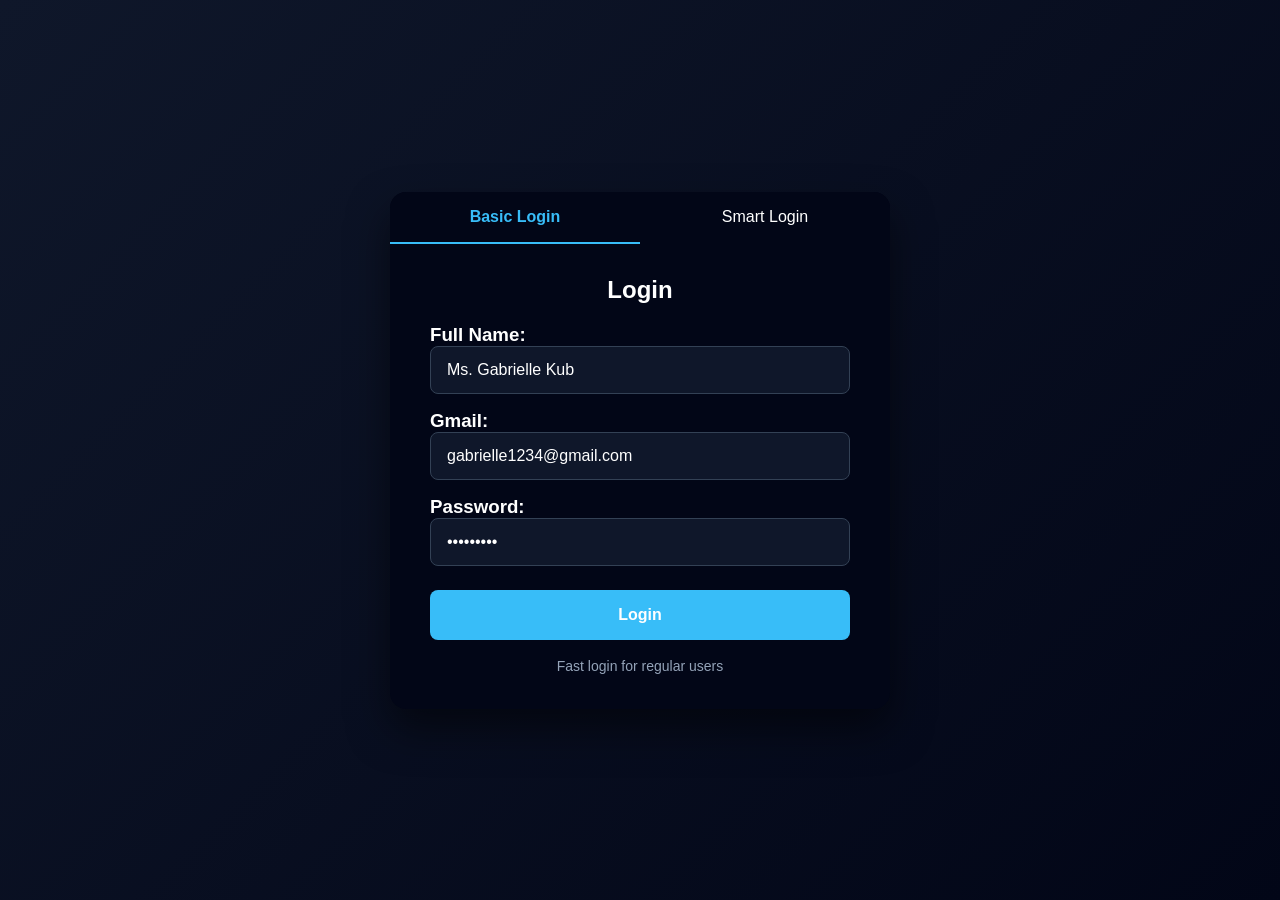
<file: index.html>
<!DOCTYPE html>
<html lang="en">
<head>
  <meta charset="UTF-8" />
  <meta name="viewport" content="width=device-width, initial-scale=1.0" />
  <title>Login | Stylomind</title>
  <link rel="stylesheet" href="login.css">
</head>
<body>

  <div class="container">
    <div class="tabs">
      <div class="tab active" onclick="showForm('basic')" role="button" tabindex="0" onkeypress="if(event.key === 'Enter') showForm('basic')">Basic Login</div>
      <div class="tab" onclick="showForm('profile')" role="button" tabindex="0" onkeypress="if(event.key === 'Enter') showForm('profile')">Smart Login</div>
    </div>

    <!-- BASIC LOGIN -->
    <div id="basic" class="form active">
      <h2>Login</h2>
      <h3>Full Name:</h3>
      <input type="text" placeholder="Full Name" required value="Ms. Gabrielle Kub"/>
      <h3>Gmail:</h3>
      <input type="email" placeholder="Gmail" required value="gabrielle1234@gmail.com"/>
      <h3>Password:</h3>
      <input type="password" placeholder="Password" required value="123456789"/>
      <a href="./others/index.html"><button> Login</button></a>
      <p class="note">Fast login for regular users</p>
    </div>

    <!-- PROFILE / BODY INFO LOGIN -->
    <div id="profile" class="form">
      <h2>Smart Profile Setup</h2>
      <h3>Full Name:</h3>
      <input type="text" placeholder="Full Name" required value="Ms. Gabrielle Kub"/>
      <h3>Gmail:</h3>
      <input type="email" placeholder="Gmail" required value="gabrielle1234@gmail.com"/>
      <h3>Password:</h3>
      <input type="password" placeholder="Password" required value="123456789"/>
      <h3>Gender:</h3>
      <select required>
        <option value="">Select Gender</option>
        <option>Male</option>
        <option>Female</option>
        <option>Other</option>
      </select>
      <h3>Height (cm):</h3>
      <input type="number" placeholder="Height (cm)" min="50" max="250" value="160"/>
      <h3>Weight (kg):</h3>
      <input type="number" placeholder="Weight (kg)" min="20" max="200" value="52"/>
      <h3>Chest Size (inch):</h3>
      <input type="number" placeholder="Chest Size (inch)" min="20" max="60" value="32"/>
      <h3>Waist Size (inch):</h3>
      <input type="number" placeholder="Waist Size (inch)" min="20" max="60" value="35"/>
      <h3>Hip Size (inch):</h3>
      <input type="number" placeholder="Hip Size (inch)" min="20" max="60" value="30"/>

      <input type="file" accept="image/*"/>

      <a href="./others/index.html"><button>Create Profile & Login</button></a>
      <p class="note">Photo is optional. Used for virtual fitting & AI recommendations.</p>
    </div>
  </div>
  <script src="login.js"></script>
</body>
</html>
</file>
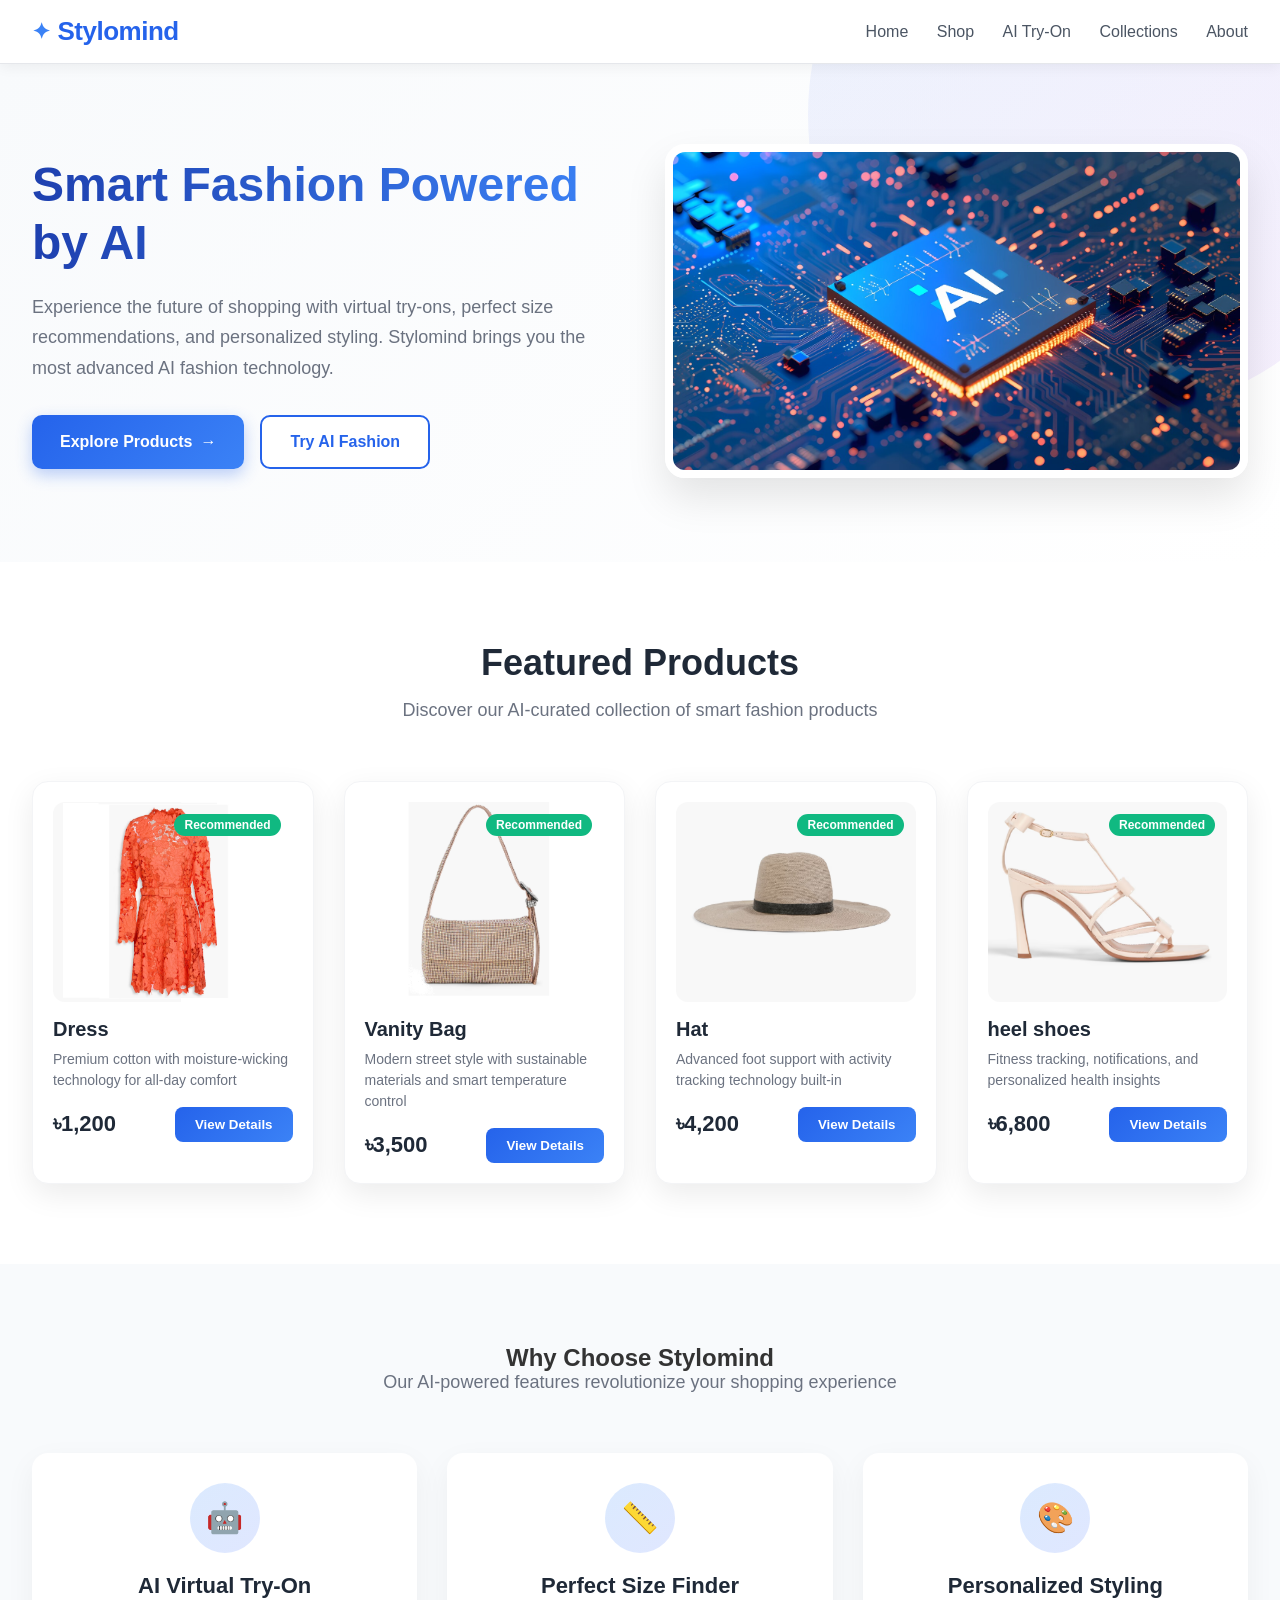
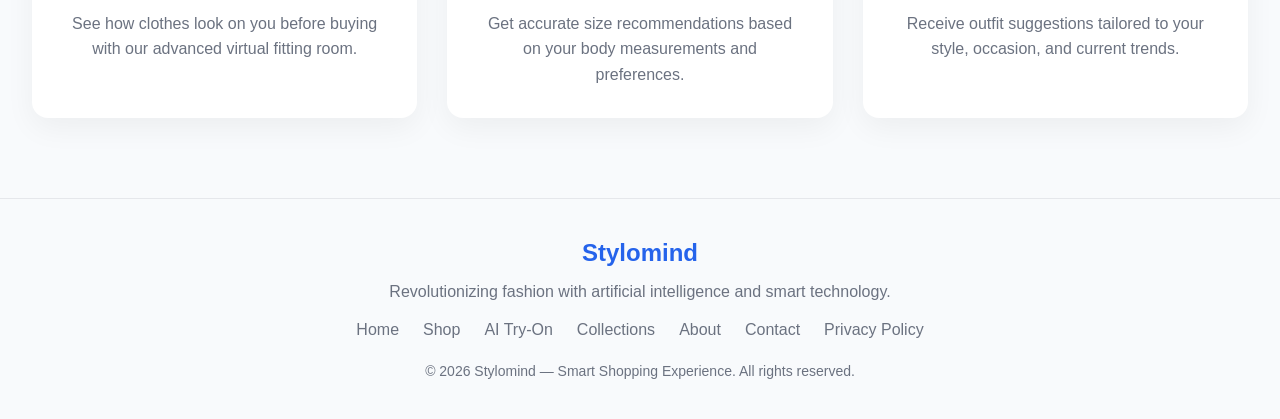
<file: others/index.html>
<!DOCTYPE html>
<html lang="en">
<head>
  <meta charset="UTF-8" />
  <meta name="viewport" content="width=device-width, initial-scale=1.0" />
  <title>Stylomind | Smart Fashion</title>
  <link rel="stylesheet" href="style.css"/>
</head>
<body>

  <header id="main-header">
    <div class="logo">Stylomind</div>
    <nav>
      <a href="#">Home</a>
      <a href="#">Shop</a>
      <a href="#">AI Try-On</a>
      <a href="#">Collections</a>
      <a href="#">About</a>
    </nav>
  </header>

  <section class="hero">
    <div class="hero-content">
      <h1>Smart Fashion Powered by AI</h1>
      <p>Experience the future of shopping with virtual try-ons, perfect size recommendations, and personalized styling. Stylomind brings you the most advanced AI fashion technology.</p>
      <div class="hero-buttons">
        <button class="btn-primary" onclick="scrollToProducts()">
          <span>Explore Products</span>
          <span>→</span>
        </button>
        <button class="btn-secondary" onclick="scrollToProducts()">
          <span>Try AI Fashion</span>
        </button>
      </div>
    </div>
    <div class="hero-image-container">
      <img src="../images/main.jpg" alt="Smart Fashion" />
    </div>
  </section>

  <section class="section">
    <div class="section-title">
      <h2>Featured Products</h2>
      <p class="section-subtitle">Discover our AI-curated collection of smart fashion products</p>
    </div>
    <div class="products">
      <!-- product 1 -->
      <div class="product-card">
        <div class="product-image">
          <img src="../images/dress.PNG" alt="Classic T-Shirt" />
          <div class="product-badge">Recommended</div>
        </div>
        <h3>Dress</h3>
        <p>Premium cotton with moisture-wicking technology for all-day comfort</p>
        <div class="product-footer">
          <div class="price">৳1,200</div>
          <button><a href="detailde.html">View Details</a></button>
        </div>
      </div>
      <!-- product 2 -->
      <div class="product-card">
        <div class="product-image">
          <img src="../images/bag.PNG" alt="Denim Jacket" />
          <div class="product-badge">Recommended</div>
        </div>
        <h3>Vanity Bag</h3>
        <p>Modern street style with sustainable materials and smart temperature control</p>
        <div class="product-footer">
          <div class="price">৳3,500</div>
          <button><a href="detailde.html">View Details</a></button>
        </div>
      </div>
      <!-- product 3 -->
      <div class="product-card">
        <div class="product-image">
          <img src="../images/hat.PNG" alt="Sport Sneakers" />
          <div class="product-badge">Recommended</div>
        </div>
        <h3>Hat</h3>
        <p>Advanced foot support with activity tracking technology built-in</p>
        <div class="product-footer">
          <div class="price">৳4,200</div>
          <button><a href="detailde.html">View Details</a></button>
        </div>
      </div>
      <!-- product 4 -->
      <div class="product-card">
        <div class="product-image">
          <img src="../images/shoes.PNG" alt="Smart Watch" />
          <div class="product-badge">Recommended</div>
        </div>
        <h3>heel shoes</h3>
        <p>Fitness tracking, notifications, and personalized health insights</p>
        <div class="product-footer">
          <div class="price">৳6,800</div>
          <button><a href="detailde.html">View Details</a></button>
        </div>
      </div>
    </div>
  </section>

  <section class="features">
    <div class="section-title">
      <h2>Why Choose Stylomind</h2>
      <p class="section-subtitle">Our AI-powered features revolutionize your shopping experience</p>
    </div>
    <div class="features-grid">
      <div class="feature-card">
        <div class="feature-icon">🤖</div>
        <h3>AI Virtual Try-On</h3>
        <p>See how clothes look on you before buying with our advanced virtual fitting room.</p>
      </div>
      <div class="feature-card">
        <div class="feature-icon">📏</div>
        <h3>Perfect Size Finder</h3>
        <p>Get accurate size recommendations based on your body measurements and preferences.</p>
      </div>
      <div class="feature-card">
        <div class="feature-icon">🎨</div>
        <h3>Personalized Styling</h3>
        <p>Receive outfit suggestions tailored to your style, occasion, and current trends.</p>
      </div>
    </div>
  </section>

  <footer>
    <div class="footer-content">
      <div class="footer-logo">Stylomind</div>
      <p>Revolutionizing fashion with artificial intelligence and smart technology.</p>
      <div class="footer-links">
        <a href="#">Home</a>
        <a href="#">Shop</a>
        <a href="#">AI Try-On</a>
        <a href="#">Collections</a>
        <a href="#">About</a>
        <a href="#">Contact</a>
        <a href="#">Privacy Policy</a>
      </div>
      <div class="copyright">
        © 2026 Stylomind — Smart Shopping Experience. All rights reserved.
      </div>
    </div>
  </footer>

  <div id="cart-notification" class="cart-notification">
    <span>✓ Added to cart</span>
  </div>
  <script src="script.js"></script>
</body>
</html>
</file>
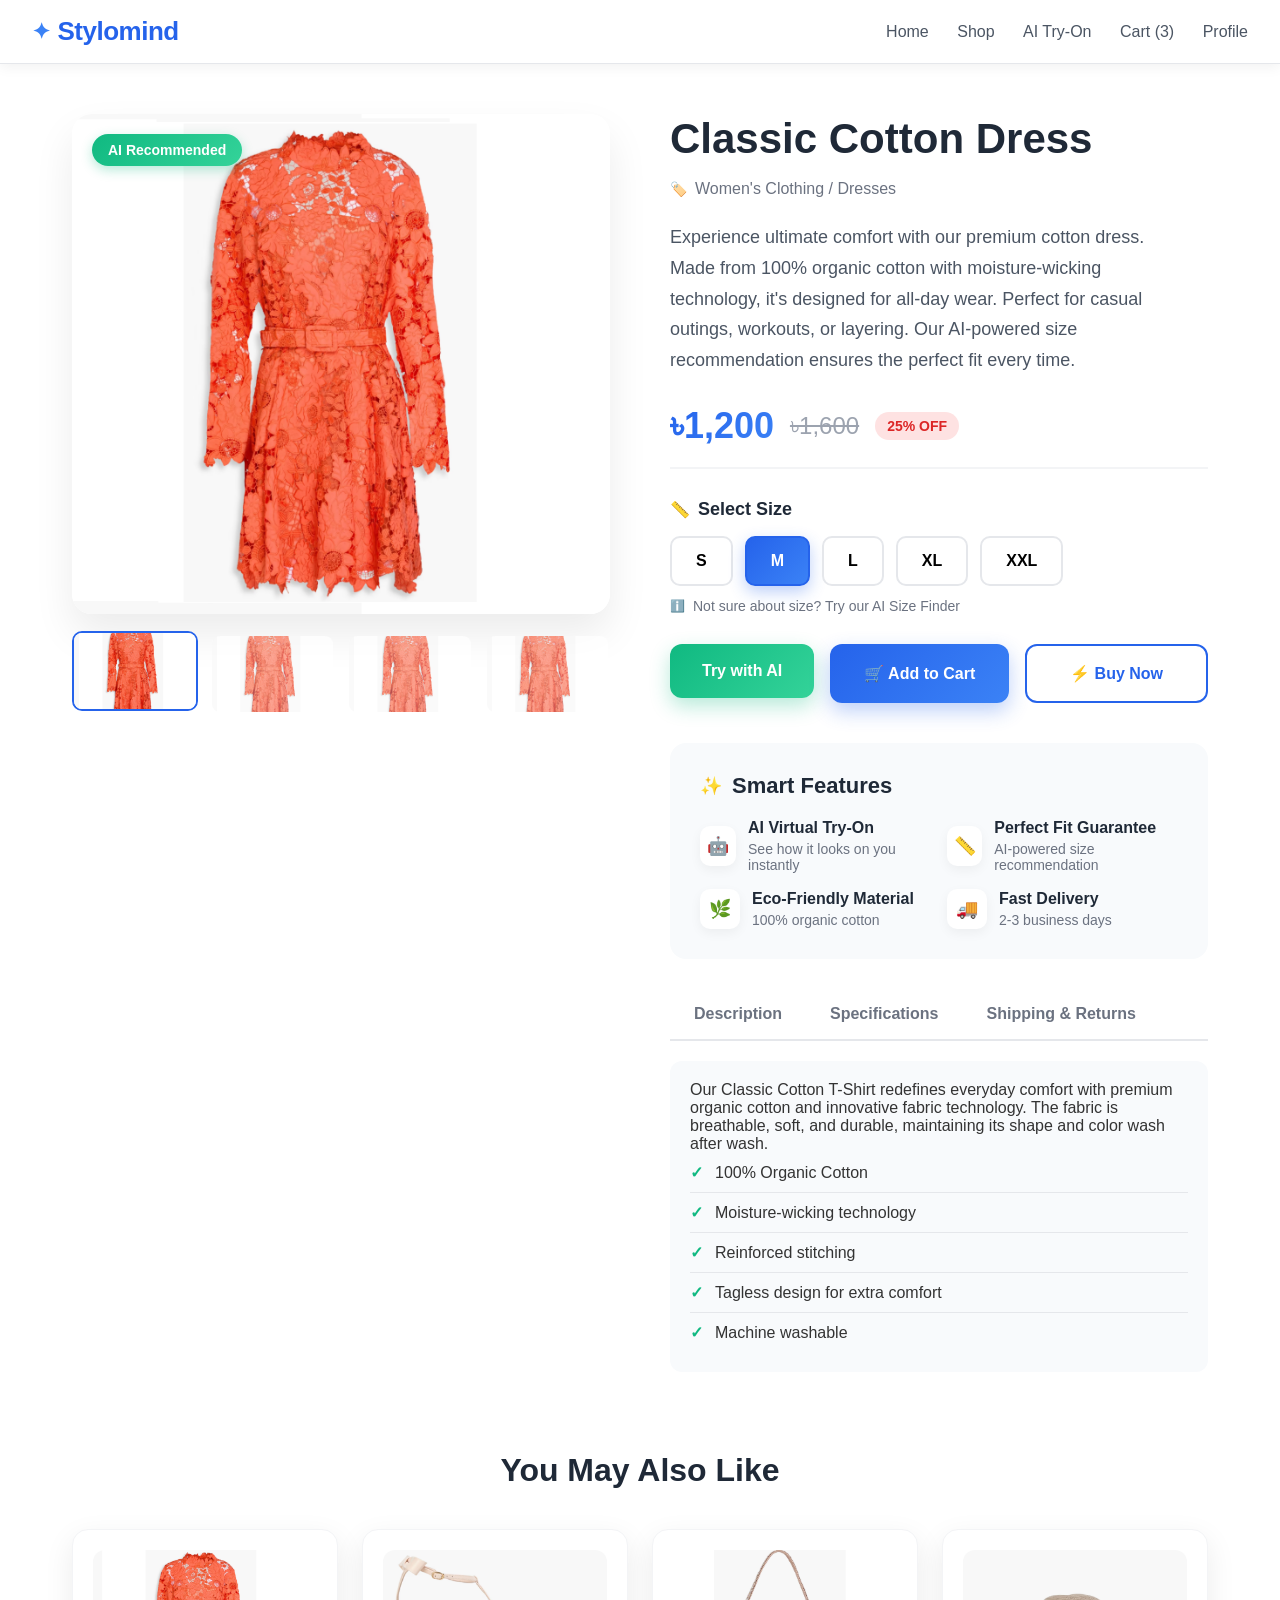
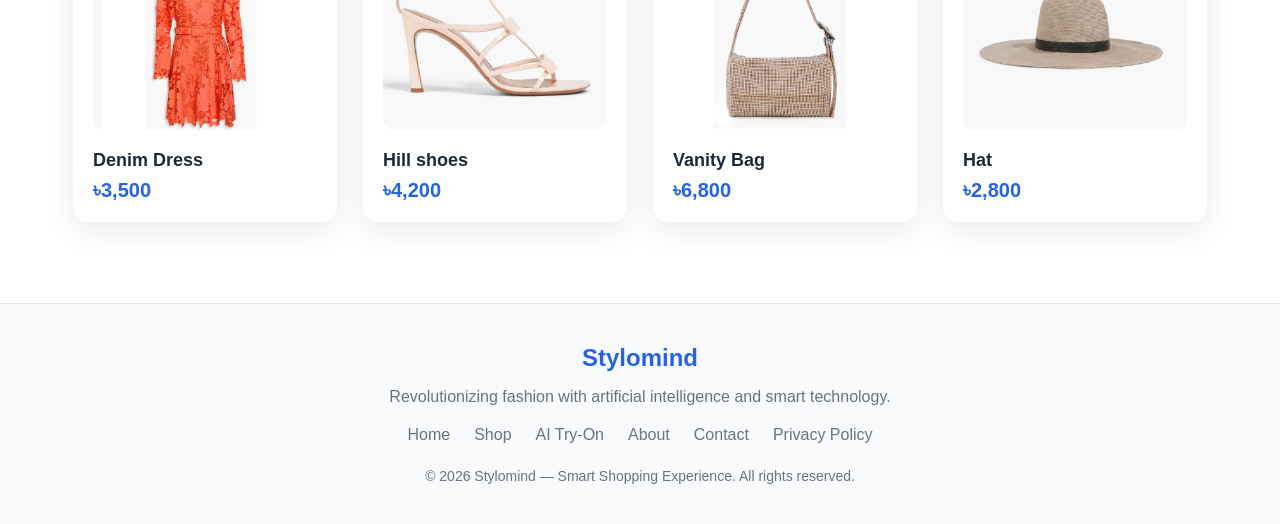
<file: others/detailde.html>
<!DOCTYPE html>
<html lang="en">
<head>
  <meta charset="UTF-8" />
  <meta name="viewport" content="width=device-width, initial-scale=1.0" />
  <title>Classic Cotton Dress | Stylomind</title>
  <link rel="stylesheet" href="details.css">
</head>
<body>

<header id="main-header">
  <div class="logo">Stylomind</div>
  <nav>
    <a href="index.html">Home</a>
    <a href="#">Shop</a>
    <a href="#">AI Try-On</a>
    <a href="#">Cart (3)</a>
    <a href="#">Profile</a>
  </nav>
</header>

<section class="product-container">
  
  <!-- Image Gallery -->
  <div class="image-gallery">
    <div class="main-image">
      <div class="product-badge">AI Recommended</div>
      <img id="main-image" src="../images/dress.PNG" alt="Classic Cotton Dress" />
    </div>
    <div class="image-thumbnails">
      <div class="thumbnail active" onclick="changeImage('../images/dress.PNG')">
        <img src="../images/dress.PNG" alt="Front View" />
      </div>
      <div class="thumbnail" onclick="changeImage('../images/dress.PNG')">
        <img src="../images/dress.PNG" alt="Back View" />
      </div>
      <div class="thumbnail" onclick="changeImage('../images/dress.PNG')">
        <img src="../images/dress.PNG" alt="Side View" />
      </div>
      <div class="thumbnail" onclick="changeImage('../images/dress.PNG')">
        <img src="../images/dress.PNG" alt="Fabric Detail" />
      </div>
    </div>
  </div>

  <!-- Product Details -->
  <div class="product-details">
    <h1>Classic Cotton Dress</h1>
    <div class="product-category">Women's Clothing / Dresses</div>
    
    <p class="product-description">
      Experience ultimate comfort with our premium cotton dress. Made from 100% organic cotton with moisture-wicking technology, it's designed for all-day wear. Perfect for casual outings, workouts, or layering. Our AI-powered size recommendation ensures the perfect fit every time.
    </p>

    <div class="price-container">
      <div class="current-price">৳1,200</div>
      <div class="original-price">৳1,600</div>
      <div class="discount-badge">25% OFF</div>
    </div>

    <div class="size-selector">
      <h3>Select Size</h3>
      <div class="size-options">
        <button class="size-btn" data-size="S">S</button>
        <button class="size-btn selected" data-size="M">M</button>
        <button class="size-btn" data-size="L">L</button>
        <button class="size-btn" data-size="XL">XL</button>
        <button class="size-btn" data-size="XXL">XXL</button>
      </div>
      <div class="size-help">Not sure about size? Try our AI Size Finder</div>
    </div>

    <div class="action-buttons">
      <a href="try_on.html"><button class="btn-ai">
        <span>Try with AI</span>
      </button></a>
      <button class="btn-primary" onclick="addToCart()">
        <span>🛒 Add to Cart</span>
      </button>
      <button class="btn-secondary" onclick="buyNow()">
        <span>⚡ Buy Now</span>
      </button>
    </div>

    <div class="product-features">
      <h3>Smart Features</h3>
      <div class="features-grid">
        <div class="feature-item">
          <div class="feature-icon">🤖</div>
          <div class="feature-text">
            <h4>AI Virtual Try-On</h4>
            <p>See how it looks on you instantly</p>
          </div>
        </div>
        <div class="feature-item">
          <div class="feature-icon">📏</div>
          <div class="feature-text">
            <h4>Perfect Fit Guarantee</h4>
            <p>AI-powered size recommendation</p>
          </div>
        </div>
        <div class="feature-item">
          <div class="feature-icon">🌿</div>
          <div class="feature-text">
            <h4>Eco-Friendly Material</h4>
            <p>100% organic cotton</p>
          </div>
        </div>
        <div class="feature-item">
          <div class="feature-icon">🚚</div>
          <div class="feature-text">
            <h4>Fast Delivery</h4>
            <p>2-3 business days</p>
          </div>
        </div>
      </div>
    </div>

    <div class="additional-info">
      <div class="info-tabs">
        <button class="tab-btn active" onclick="openTab('description')">Description</button>
        <button class="tab-btn" onclick="openTab('specifications')">Specifications</button>
        <button class="tab-btn" onclick="openTab('shipping')">Shipping & Returns</button>
      </div>

      <div id="description" class="tab-content active">
        <p>Our Classic Cotton T-Shirt redefines everyday comfort with premium organic cotton and innovative fabric technology. The fabric is breathable, soft, and durable, maintaining its shape and color wash after wash.</p>
        <ul>
          <li>100% Organic Cotton</li>
          <li>Moisture-wicking technology</li>
          <li>Reinforced stitching</li>
          <li>Tagless design for extra comfort</li>
          <li>Machine washable</li>
        </ul>
      </div>

      <div id="specifications" class="tab-content">
        <ul>
          <li><strong>Material:</strong> 100% Organic Cotton</li>
          <li><strong>Weight:</strong> 180 GSM</li>
          <li><strong>Fit:</strong> Regular Fit</li>
          <li><strong>Neck:</strong> Crew Neck</li>
          <li><strong>Sleeve:</strong> Short Sleeve</li>
          <li><strong>Colors:</strong> White, Black, Navy, Gray</li>
          <li><strong>Care:</strong> Machine Wash Cold</li>
        </ul>
      </div>

      <div id="shipping" class="tab-content">
        <ul>
          <li><strong>Free Shipping:</strong> On orders above ৳2,500</li>
          <li><strong>Delivery Time:</strong> 2-5 business days</li>
          <li><strong>Cash on Delivery:</strong> Available</li>
          <li><strong>Returns:</strong> 7-day easy return policy</li>
          <li><strong>Exchange:</strong> Free size exchange within 14 days</li>
        </ul>
      </div>
    </div>
  </div>
</section>

<!-- Related Products -->
<section class="related-products">
  <h2>You May Also Like</h2>
  <div class="related-grid">
    <a href="#" class="related-card">
      <img src="../images/dress.PNG" alt="Denim Dress" />
      <h3>Denim Dress</h3>
      <div class="related-price">৳3,500</div>
    </a>
    <a href="#" class="related-card">
      <img src="../images/shoes.PNG" alt="shoes" />
      <h3>Hill shoes</h3>
      <div class="related-price">৳4,200</div>
    </a>
    <a href="#" class="related-card">
      <img src="../images/bag.PNG" alt="Vanity Bag" />
      <h3>Vanity Bag</h3>
      <div class="related-price">৳6,800</div>
    </a>
    <a href="#" class="related-card">
      <img src="../images/hat.PNG" alt="Hat" />
      <h3>Hat</h3>
      <div class="related-price">৳2,800</div>
    </a>
  </div>
</section>

<footer>
  <div class="footer-content">
    <div class="footer-logo">Stylomind</div>
    <p>Revolutionizing fashion with artificial intelligence and smart technology.</p>
    <div class="footer-links">
      <a href="index.html">Home</a>
      <a href="#">Shop</a>
      <a href="#">AI Try-On</a>
      <a href="#">About</a>
      <a href="#">Contact</a>
      <a href="#">Privacy Policy</a>
    </div>
    <div class="copyright">
      © 2026 Stylomind — Smart Shopping Experience. All rights reserved.
    </div>
  </div>
</footer>

<div id="notification" class="notification">
  <span>✓ Product added to cart successfully!</span>
</div>
<script src="details.js"></script>
</body>
</html>
</file>
<file: login.css>
* {
    box-sizing: border-box;
    margin: 0;
    padding: 0;
}

body {
    font-family: Arial, sans-serif;
    background: linear-gradient(135deg, #0f172a, #020617);
    color: #fff;
    display: flex;
    justify-content: center;
    align-items: center;
    min-height: 100vh;
    padding: 16px;
}

.container {
    width: 100%;
    max-width: 480px;
    background: #020617;
    border-radius: 16px;
    box-shadow: 0 20px 40px rgba(0,0,0,0.5);
    overflow: hidden;
}

.tabs {
    display: flex;
}

.tab {
    flex: 1;
    padding: 16px 12px;
    text-align: center;
    cursor: pointer;
    background: #020617;
    border-bottom: 2px solid transparent;
    font-size: clamp(14px, 2vw, 16px);
    transition: all 0.3s ease;
}

.tab:hover {
    background: rgba(56, 189, 248, 0.1);
}

.tab.active {
    border-bottom: 2px solid #38bdf8;
    color: #38bdf8;
    font-weight: bold;
}

.form {
    padding: clamp(20px, 5vw, 32px);
    display: none;
}

.form.active {
    display: block;
}

h2 {
    margin-bottom: 20px;
    font-size: clamp(20px, 4vw, 24px);
    text-align: center;
}

input, select {
    width: 100%;
    padding: 14px 16px;
    margin-bottom: 16px;
    border-radius: 8px;
    border: 1px solid #334155;
    outline: none;
    font-size: 16px;
    background: #0f172a;
    color: white;
    transition: border-color 0.3s ease;
}

input:focus, select:focus {
    border-color: #38bdf8;
    box-shadow: 0 0 0 2px rgba(56, 189, 248, 0.2);
}

input::placeholder {
    color: #94a3b8;
}

input[type="file"] {
    padding: 12px;
    background: #0f172a;
    cursor: pointer;
}

input[type="file"]::-webkit-file-upload-button {
    background: #334155;
    color: white;
    border: none;
    padding: 8px 16px;
    border-radius: 6px;
    cursor: pointer;
    margin-right: 12px;
}

button {
    width: 100%;
    padding: 16px;
    background: #38bdf8;
    border: none;
    border-radius: 8px;
    font-size: 16px;
    font-weight: bold;
    cursor: pointer;
    color: white;
    transition: all 0.3s ease;
    margin-top: 8px;
}

button:hover {
    background: #0ea5e9;
    transform: translateY(-2px);
    box-shadow: 0 6px 12px rgba(14, 165, 233, 0.3);
}

button a {
    color: inherit;
    text-decoration: none;
    display: block;
}

.note {
    font-size: clamp(12px, 2vw, 14px);
    color: #94a3b8;
    margin-top: 16px;
    line-height: 1.5;
    text-align: center;
}

@media (max-width: 480px) {
    .container {
    border-radius: 12px;
    }
    
    .tabs {
    flex-direction: row;
    }
    
    .tab {
    padding: 14px 10px;
    }
    
    .form {
    padding: 20px;
    }
    
    input, select, button {
    padding: 12px 14px;
    font-size: 15px;
    }
}

@media (max-width: 360px) {
    body {
    padding: 12px;
    }
    
    .container {
    border-radius: 10px;
    }
    
    .tab {
    padding: 12px 8px;
    font-size: 13px;
    }
    
    .form {
    padding: 16px;
    }
    
    h2 {
    font-size: 18px;
    }
    
    input, select, button {
    padding: 10px 12px;
    font-size: 14px;
    }
}

@media (min-width: 768px) {
    .container {
    max-width: 500px;
    }
    
    .form {
    padding: 32px 40px;
    }
}

@media (hover: none) {
    button:hover {
    transform: none;
    box-shadow: none;
    }
    
    .tab:hover {
    background: #020617;
    }
}
</file>
<file: others/style.css>
* {
      margin: 0;
      padding: 0;
      box-sizing: border-box;
      font-family: 'Segoe UI', Tahoma, Geneva, Verdana, sans-serif;
    }

    body {
      background: #ffffff;
      color: #333333;
      overflow-x: hidden;
    }

    /* HEADER */
    header {
      display: flex;
      justify-content: space-between;
      align-items: center;
      padding: 16px 32px;
      background: #ffffff;
      border-bottom: 1px solid #e5e7eb;
      position: sticky;
      top: 0;
      z-index: 100;
      box-shadow: 0 4px 12px rgba(0, 0, 0, 0.05);
      transition: all 0.3s ease;
    }

    header.scrolled {
      padding: 12px 32px;
      box-shadow: 0 6px 20px rgba(0, 0, 0, 0.08);
    }

    .logo {
      font-size: 26px;
      font-weight: 800;
      color: #2563eb;
      letter-spacing: -0.5px;
      display: flex;
      align-items: center;
      gap: 8px;
    }

    .logo::before {
      content: "✦";
      color: #3b82f6;
      font-size: 22px;
    }

    nav a {
      margin-left: 24px;
      text-decoration: none;
      color: #4b5563;
      font-size: 16px;
      font-weight: 500;
      position: relative;
      padding: 8px 0;
      transition: color 0.3s ease;
    }

    nav a:hover {
      color: #2563eb;
    }

    nav a::after {
      content: '';
      position: absolute;
      bottom: 0;
      left: 0;
      width: 0;
      height: 2px;
      background: #2563eb;
      transition: width 0.3s ease;
    }

    nav a:hover::after {
      width: 100%;
    }

    /* HERO */
    .hero {
      display: grid;
      grid-template-columns: 1fr 1fr;
      padding: 80px 32px;
      align-items: center;
      gap: 50px;
      background: linear-gradient(135deg, #f8fafc 0%, #ffffff 100%);
      position: relative;
      overflow: hidden;
    }

    .hero::before {
      content: '';
      position: absolute;
      top: -50%;
      right: -10%;
      width: 600px;
      height: 600px;
      border-radius: 50%;
      background: linear-gradient(135deg, rgba(59, 130, 246, 0.08) 0%, rgba(147, 51, 234, 0.08) 100%);
      z-index: 0;
    }

    .hero-content {
      position: relative;
      z-index: 1;
    }

    .hero h1 {
      font-size: 48px;
      margin-bottom: 20px;
      line-height: 1.2;
      background: linear-gradient(90deg, #1e40af 0%, #3b82f6 100%);
      -webkit-background-clip: text;
      -webkit-text-fill-color: transparent;
      background-clip: text;
    }

    .hero p {
      color: #6b7280;
      margin-bottom: 32px;
      line-height: 1.7;
      font-size: 18px;
    }

    .hero-buttons {
      display: flex;
      gap: 16px;
    }

    .btn-primary, .btn-secondary {
      padding: 16px 28px;
      border-radius: 10px;
      font-size: 16px;
      font-weight: 600;
      cursor: pointer;
      transition: all 0.3s ease;
      border: none;
      display: inline-flex;
      align-items: center;
      justify-content: center;
      gap: 8px;
    }

    .btn-primary {
      background: linear-gradient(135deg, #2563eb 0%, #3b82f6 100%);
      color: white;
      box-shadow: 0 6px 16px rgba(37, 99, 235, 0.3);
    }

    .btn-primary:hover {
      transform: translateY(-3px);
      box-shadow: 0 10px 20px rgba(37, 99, 235, 0.4);
    }

    .btn-secondary {
      background: white;
      color: #2563eb;
      border: 2px solid #2563eb;
    }

    .btn-secondary:hover {
      background: #f0f7ff;
      transform: translateY(-3px);
    }

    .hero-image-container {
      position: relative;
      z-index: 1;
      animation: float 6s ease-in-out infinite;
    }

    @keyframes float {
      0%, 100% { transform: translateY(0); }
      50% { transform: translateY(-20px); }
    }

    .hero img {
      width: 100%;
      border-radius: 20px;
      box-shadow: 0 20px 40px rgba(0, 0, 0, 0.1);
      border: 8px solid white;
    }

    /* PRODUCTS */
    .section {
      padding: 80px 32px;
      background: #ffffff;
    }

    .section-title {
      text-align: center;
      margin-bottom: 60px;
    }

    .section h2 {
      font-size: 36px;
      margin-bottom: 16px;
      color: #1f2937;
    }

    .section-subtitle {
      color: #6b7280;
      font-size: 18px;
      max-width: 600px;
      margin: 0 auto;
    }

    .products {
      display: grid;
      grid-template-columns: repeat(auto-fill, minmax(260px, 1fr));
      gap: 30px;
    }

    .product-card {
      background: #ffffff;
      border-radius: 16px;
      padding: 20px;
      box-shadow: 0 10px 30px rgba(0, 0, 0, 0.08);
      transition: all 0.4s ease;
      border: 1px solid #f3f4f6;
      position: relative;
      overflow: hidden;
    }

    .product-card:hover {
      transform: translateY(-10px);
      box-shadow: 0 20px 40px rgba(0, 0, 0, 0.12);
      border-color: #dbeafe;
    }

    .product-card::before {
      content: '';
      position: absolute;
      top: 0;
      left: 0;
      width: 100%;
      height: 4px;
      background: linear-gradient(90deg, #2563eb 0%, #3b82f6 100%);
      transform: scaleX(0);
      transition: transform 0.4s ease;
    }

    .product-card:hover::before {
      transform: scaleX(1);
    }

    .product-image {
      width: 100%;
      height: 200px;
      border-radius: 12px;
      margin-bottom: 16px;
      overflow: hidden;
      position: relative;
    }

    .product-image img {
      width: 100%;
      height: 100%;
      object-fit: cover;
      transition: transform 0.6s ease;
    }

    .product-card:hover .product-image img {
      transform: scale(1.05);
    }

    .product-badge {
      position: absolute;
      top: 12px;
      right: 12px;
      background: #10b981;
      color: white;
      padding: 4px 10px;
      border-radius: 20px;
      font-size: 12px;
      font-weight: 600;
      z-index: 2;
    }

    .product-card h3 {
      font-size: 20px;
      margin-bottom: 8px;
      color: #1f2937;
    }

    .product-card p {
      font-size: 14px;
      color: #6b7280;
      margin-bottom: 12px;
      line-height: 1.5;
    }

    .product-footer {
      display: flex;
      justify-content: space-between;
      align-items: center;
      margin-top: 16px;
    }

    .price {
      font-size: 22px;
      font-weight: 800;
      color: #1f2937;
    }

    .product-card button {
      padding: 10px 20px;
      border-radius: 8px;
      border: none;
      background: linear-gradient(135deg, #2563eb 0%, #3b82f6 100%);
      color: white;
      font-weight: 600;
      cursor: pointer;
      transition: all 0.3s ease;
    }
    .product-card button a {
    color: inherit;
    text-decoration: none;
    display: block;
    }

    .product-card button:hover {
      background: linear-gradient(135deg, #1d4ed8 0%, #2563eb 100%);
      transform: translateY(-2px);
      box-shadow: 0 6px 12px rgba(37, 99, 235, 0.3);
    }

    /* FEATURES */
    .features {
      background: #f8fafc;
      padding: 80px 32px;
    }

    .features-grid {
      display: grid;
      grid-template-columns: repeat(auto-fit, minmax(300px, 1fr));
      gap: 30px;
      margin-top: 50px;
    }

    .feature-card {
      background: white;
      padding: 30px;
      border-radius: 16px;
      text-align: center;
      box-shadow: 0 10px 30px rgba(0, 0, 0, 0.05);
      transition: all 0.3s ease;
    }

    .feature-card:hover {
      transform: translateY(-8px);
      box-shadow: 0 15px 35px rgba(0, 0, 0, 0.1);
    }

    .feature-icon {
      width: 70px;
      height: 70px;
      background: linear-gradient(135deg, #dbeafe 0%, #e0e7ff 100%);
      border-radius: 50%;
      display: flex;
      align-items: center;
      justify-content: center;
      margin: 0 auto 20px;
      font-size: 30px;
      color: #2563eb;
    }

    .feature-card h3 {
      font-size: 22px;
      margin-bottom: 12px;
      color: #1f2937;
    }

    .feature-card p {
      color: #6b7280;
      line-height: 1.6;
    }

    /* FOOTER */
    footer {
      padding: 40px 32px;
      text-align: center;
      color: #6b7280;
      border-top: 1px solid #e5e7eb;
      background: #f8fafc;
    }

    .footer-content {
      max-width: 800px;
      margin: 0 auto;
    }

    .footer-logo {
      font-size: 24px;
      font-weight: 800;
      color: #2563eb;
      margin-bottom: 16px;
    }

    .footer-links {
      display: flex;
      justify-content: center;
      gap: 24px;
      margin: 20px 0;
      flex-wrap: wrap;
    }

    .footer-links a {
      color: #6b7280;
      text-decoration: none;
      transition: color 0.3s ease;
    }

    .footer-links a:hover {
      color: #2563eb;
    }

    .copyright {
      margin-top: 24px;
      font-size: 14px;
    }

    /* ANIMATIONS */
    @keyframes fadeIn {
      from { opacity: 0; transform: translateY(30px); }
      to { opacity: 1; transform: translateY(0); }
    }

    .hero-content, .hero-image-container, .product-card, .feature-card {
      animation: fadeIn 1s ease-out;
    }

    /* RESPONSIVE */
    @media (max-width: 992px) {
      .hero {
        grid-template-columns: 1fr;
        text-align: center;
        padding: 60px 24px;
      }
      
      .hero-buttons {
        justify-content: center;
      }
    }

    @media (max-width: 768px) {
      header {
        padding: 14px 20px;
        flex-direction: column;
        gap: 16px;
      }
      
      nav a {
        margin: 0 10px;
      }
      
      .hero h1 {
        font-size: 36px;
      }
      
      .section {
        padding: 60px 20px;
      }
      
      .features-grid {
        grid-template-columns: 1fr;
      }
    }

    /* CART NOTIFICATION */
    .cart-notification {
      position: fixed;
      bottom: 20px;
      right: 20px;
      background: #10b981;
      color: white;
      padding: 12px 24px;
      border-radius: 8px;
      box-shadow: 0 6px 16px rgba(0, 0, 0, 0.15);
      z-index: 1000;
      display: none;
      align-items: center;
      gap: 10px;
      animation: slideIn 0.5s ease;
    }

    @keyframes slideIn {
      from { transform: translateX(100%); opacity: 0; }
      to { transform: translateX(0); opacity: 1; }
    }
</file>
<file: others/details.css>
* {
      margin: 0;
      padding: 0;
      box-sizing: border-box;
      font-family: 'Segoe UI', Tahoma, Geneva, Verdana, sans-serif;
    }

    body {
      background: #ffffff;
      color: #333333;
      overflow-x: hidden;
    }

    a {
      text-decoration: none;
      color: white;
    }

    /* HEADER */
    header {
      display: flex;
      justify-content: space-between;
      align-items: center;
      padding: 16px 32px;
      background: #ffffff;
      border-bottom: 1px solid #e5e7eb;
      position: sticky;
      top: 0;
      z-index: 100;
      box-shadow: 0 4px 12px rgba(0, 0, 0, 0.05);
      transition: all 0.3s ease;
    }

    header.scrolled {
      padding: 12px 32px;
      box-shadow: 0 6px 20px rgba(0, 0, 0, 0.08);
    }

    .logo {
      font-size: 26px;
      font-weight: 800;
      color: #2563eb;
      letter-spacing: -0.5px;
      display: flex;
      align-items: center;
      gap: 8px;
    }

    .logo::before {
      content: "✦";
      color: #3b82f6;
      font-size: 22px;
    }

    nav a {
      margin-left: 24px;
      text-decoration: none;
      color: #4b5563;
      font-size: 16px;
      font-weight: 500;
      position: relative;
      padding: 8px 0;
      transition: color 0.3s ease;
    }

    nav a:hover {
      color: #2563eb;
    }

    nav a::after {
      content: '';
      position: absolute;
      bottom: 0;
      left: 0;
      width: 0;
      height: 2px;
      background: #2563eb;
      transition: width 0.3s ease;
    }

    nav a:hover::after {
      width: 100%;
    }

    /* PRODUCT CONTAINER */
    .product-container {
      max-width: 1200px;
      margin: 50px auto;
      padding: 0 32px;
      display: grid;
      grid-template-columns: 1fr 1fr;
      gap: 60px;
      animation: fadeIn 0.8s ease-out;
    }

    @keyframes fadeIn {
      from { opacity: 0; transform: translateY(30px); }
      to { opacity: 1; transform: translateY(0); }
    }

    /* IMAGE GALLERY */
    .image-gallery {
      position: sticky;
      top: 100px;
      align-self: start;
    }

    .main-image {
      width: 100%;
      height: 500px;
      border-radius: 20px;
      overflow: hidden;
      box-shadow: 0 20px 40px rgba(0, 0, 0, 0.08);
      margin-bottom: 20px;
      position: relative;
    }

    .main-image img {
      width: 100%;
      height: 100%;
      object-fit: cover;
      transition: transform 0.5s ease;
    }

    .main-image:hover img {
      transform: scale(1.03);
    }

    .image-thumbnails {
      display: grid;
      grid-template-columns: repeat(4, 1fr);
      gap: 12px;
    }

    .thumbnail {
      width: 100%;
      height: 80px;
      border-radius: 10px;
      overflow: hidden;
      cursor: pointer;
      opacity: 0.7;
      transition: all 0.3s ease;
      border: 2px solid transparent;
    }

    .thumbnail:hover, .thumbnail.active {
      opacity: 1;
      border-color: #2563eb;
      transform: translateY(-3px);
    }

    .thumbnail img {
      width: 100%;
      height: 100%;
      object-fit: cover;
    }

    .product-badge {
      position: absolute;
      top: 20px;
      left: 20px;
      background: linear-gradient(135deg, #10b981 0%, #34d399 100%);
      color: white;
      padding: 8px 16px;
      border-radius: 20px;
      font-size: 14px;
      font-weight: 600;
      z-index: 2;
      box-shadow: 0 4px 12px rgba(16, 185, 129, 0.3);
    }

    /* PRODUCT DETAILS */
    .product-details h1 {
      font-size: 42px;
      margin-bottom: 16px;
      line-height: 1.2;
      color: #1f2937;
    }

    .product-category {
      color: #6b7280;
      font-size: 16px;
      margin-bottom: 24px;
      display: flex;
      align-items: center;
      gap: 8px;
    }

    .product-category::before {
      content: "🏷️";
      font-size: 14px;
    }

    .product-description {
      color: #4b5563;
      line-height: 1.7;
      margin-bottom: 30px;
      font-size: 18px;
      padding-right: 20px;
    }

    .price-container {
      display: flex;
      align-items: center;
      gap: 16px;
      margin-bottom: 30px;
      padding-bottom: 20px;
      border-bottom: 2px solid #f3f4f6;
    }

    .current-price {
      font-size: 36px;
      font-weight: 800;
      color: #1f2937;
      background: linear-gradient(135deg, #2563eb 0%, #3b82f6 100%);
      -webkit-background-clip: text;
      -webkit-text-fill-color: transparent;
      background-clip: text;
    }

    .original-price {
      font-size: 24px;
      color: #9ca3af;
      text-decoration: line-through;
    }

    .discount-badge {
      background: #fee2e2;
      color: #dc2626;
      padding: 6px 12px;
      border-radius: 20px;
      font-size: 14px;
      font-weight: 600;
    }

    /* SIZE SELECTOR */
    .size-selector {
      margin-bottom: 30px;
    }

    .size-selector h3 {
      font-size: 18px;
      margin-bottom: 16px;
      color: #1f2937;
      display: flex;
      align-items: center;
      gap: 8px;
    }

    .size-selector h3::before {
      content: "📏";
      font-size: 16px;
    }

    .size-options {
      display: flex;
      gap: 12px;
      flex-wrap: wrap;
    }

    .size-btn {
      padding: 14px 24px;
      border: 2px solid #e5e7eb;
      background: white;
      border-radius: 10px;
      font-size: 16px;
      font-weight: 600;
      cursor: pointer;
      transition: all 0.3s ease;
      min-width: 60px;
      text-align: center;
    }

    .size-btn:hover {
      border-color: #2563eb;
      color: #2563eb;
      transform: translateY(-3px);
    }

    .size-btn.selected {
      background: linear-gradient(135deg, #2563eb 0%, #3b82f6 100%);
      border-color: #2563eb;
      color: white;
      box-shadow: 0 6px 16px rgba(37, 99, 235, 0.3);
    }

    .size-help {
      color: #6b7280;
      font-size: 14px;
      margin-top: 12px;
      display: flex;
      align-items: center;
      gap: 8px;
    }

    .size-help::before {
      content: "ℹ️";
      font-size: 12px;
    }

    /* ACTION BUTTONS */
    .action-buttons {
      display: flex;
      gap: 16px;
      margin-bottom: 40px;
    }

    .btn-primary, .btn-secondary, .btn-ai {
      padding: 18px 32px;
      border-radius: 12px;
      font-size: 16px;
      font-weight: 600;
      cursor: pointer;
      transition: all 0.3s ease;
      border: none;
      display: flex;
      align-items: center;
      justify-content: center;
      gap: 10px;
      flex: 1;
    }

    .btn-primary {
      background: linear-gradient(135deg, #2563eb 0%, #3b82f6 100%);
      color: white;
      box-shadow: 0 8px 20px rgba(37, 99, 235, 0.3);
    }

    .btn-primary:hover {
      transform: translateY(-3px);
      box-shadow: 0 12px 25px rgba(37, 99, 235, 0.4);
    }

    .btn-secondary {
      background: white;
      color: #2563eb;
      border: 2px solid #2563eb;
    }

    .btn-secondary:hover {
      background: #f0f7ff;
      transform: translateY(-3px);
    }

    .btn-ai {
      background: linear-gradient(135deg, #10b981 0%, #34d399 100%);
      color: white;
      box-shadow: 0 8px 20px rgba(16, 185, 129, 0.3);
    }

    .btn-ai:hover {
      transform: translateY(-3px);
      box-shadow: 0 12px 25px rgba(16, 185, 129, 0.4);
      animation: pulse 1.5s infinite;
    }

    @keyframes pulse {
      0% { box-shadow: 0 8px 20px rgba(16, 185, 129, 0.3); }
      50% { box-shadow: 0 8px 30px rgba(16, 185, 129, 0.5); }
      100% { box-shadow: 0 8px 20px rgba(16, 185, 129, 0.3); }
    }

    /* PRODUCT FEATURES */
    .product-features {
      background: #f8fafc;
      padding: 30px;
      border-radius: 16px;
      margin-bottom: 30px;
    }

    .product-features h3 {
      font-size: 22px;
      margin-bottom: 20px;
      color: #1f2937;
      display: flex;
      align-items: center;
      gap: 10px;
    }

    .product-features h3::before {
      content: "✨";
      font-size: 18px;
    }

    .features-grid {
      display: grid;
      grid-template-columns: repeat(2, 1fr);
      gap: 16px;
    }

    .feature-item {
      display: flex;
      align-items: center;
      gap: 12px;
    }

    .feature-icon {
      width: 40px;
      height: 40px;
      background: white;
      border-radius: 10px;
      display: flex;
      align-items: center;
      justify-content: center;
      font-size: 18px;
      color: #2563eb;
      box-shadow: 0 4px 12px rgba(0, 0, 0, 0.05);
    }

    .feature-text h4 {
      font-size: 16px;
      margin-bottom: 4px;
      color: #1f2937;
    }

    .feature-text p {
      font-size: 14px;
      color: #6b7280;
    }

    /* ADDITIONAL INFO */
    .additional-info {
      margin-top: 30px;
    }

    .info-tabs {
      display: flex;
      border-bottom: 2px solid #e5e7eb;
      margin-bottom: 20px;
    }

    .tab-btn {
      padding: 16px 24px;
      background: none;
      border: none;
      font-size: 16px;
      font-weight: 600;
      color: #6b7280;
      cursor: pointer;
      position: relative;
      transition: color 0.3s ease;
    }

    .tab-btn.active {
      color: #2563eb;
    }

    .tab-btn.active::after {
      content: '';
      position: absolute;
      bottom: -2px;
      left: 0;
      width: 100%;
      height: 3px;
      background: #2563eb;
      border-radius: 3px 3px 0 0;
    }

    .tab-content {
      display: none;
      padding: 20px;
      background: #f8fafc;
      border-radius: 12px;
      animation: fadeIn 0.5s ease;
    }

    .tab-content.active {
      display: block;
    }

    .tab-content ul {
      list-style: none;
    }

    .tab-content li {
      padding: 10px 0;
      border-bottom: 1px solid #e5e7eb;
      display: flex;
      align-items: center;
      gap: 12px;
    }

    .tab-content li:last-child {
      border-bottom: none;
    }

    .tab-content li::before {
      content: "✓";
      color: #10b981;
      font-weight: bold;
    }

    /* RELATED PRODUCTS */
    .related-products {
      max-width: 1200px;
      margin: 80px auto 40px;
      padding: 0 32px;
    }

    .related-products h2 {
      font-size: 32px;
      margin-bottom: 40px;
      color: #1f2937;
      text-align: center;
    }

    .related-grid {
      display: grid;
      grid-template-columns: repeat(auto-fill, minmax(250px, 1fr));
      gap: 24px;
    }

    .related-card {
      background: white;
      border-radius: 16px;
      padding: 20px;
      box-shadow: 0 10px 30px rgba(0, 0, 0, 0.08);
      transition: all 0.3s ease;
      border: 1px solid #f3f4f6;
      text-decoration: none;
      color: inherit;
      display: block;
    }

    .related-card:hover {
      transform: translateY(-8px);
      box-shadow: 0 20px 40px rgba(0, 0, 0, 0.12);
    }

    .related-card img {
      width: 100%;
      height: 180px;
      object-fit: cover;
      border-radius: 12px;
      margin-bottom: 16px;
    }

    .related-card h3 {
      font-size: 18px;
      margin-bottom: 8px;
      color: #1f2937;
    }

    .related-price {
      font-size: 20px;
      font-weight: 700;
      color: #2563eb;
    }

    /* FOOTER */
    footer {
      padding: 40px 32px;
      text-align: center;
      color: #6b7280;
      border-top: 1px solid #e5e7eb;
      background: #f8fafc;
      margin-top: 80px;
    }

    .footer-content {
      max-width: 800px;
      margin: 0 auto;
    }

    .footer-logo {
      font-size: 24px;
      font-weight: 800;
      color: #2563eb;
      margin-bottom: 16px;
    }

    .footer-links {
      display: flex;
      justify-content: center;
      gap: 24px;
      margin: 20px 0;
      flex-wrap: wrap;
    }

    .footer-links a {
      color: #6b7280;
      text-decoration: none;
      transition: color 0.3s ease;
    }

    .footer-links a:hover {
      color: #2563eb;
    }

    .copyright {
      margin-top: 24px;
      font-size: 14px;
    }

    /* NOTIFICATION */
    .notification {
      position: fixed;
      bottom: 20px;
      right: 20px;
      background: linear-gradient(135deg, #10b981 0%, #34d399 100%);
      color: white;
      padding: 16px 24px;
      border-radius: 12px;
      box-shadow: 0 8px 25px rgba(16, 185, 129, 0.3);
      z-index: 1000;
      display: none;
      align-items: center;
      gap: 12px;
      animation: slideIn 0.5s ease;
    }

    @keyframes slideIn {
      from { transform: translateX(100%); opacity: 0; }
      to { transform: translateX(0); opacity: 1; }
    }

    /* RESPONSIVE */
    @media (max-width: 992px) {
      .product-container {
        grid-template-columns: 1fr;
        gap: 40px;
      }

      .image-gallery {
        position: static;
      }

      .main-image {
        height: 400px;
      }

      .features-grid {
        grid-template-columns: 1fr;
      }
    }

    @media (max-width: 768px) {
      header {
        padding: 14px 20px;
        flex-direction: column;
        gap: 16px;
      }

      nav a {
        margin: 0 10px;
      }

      .product-container {
        padding: 0 20px;
      }

      .product-details h1 {
        font-size: 32px;
      }

      .action-buttons {
        flex-direction: column;
      }

      .btn-primary, .btn-secondary, .btn-ai {
        width: 100%;
      }

      .related-grid {
        grid-template-columns: repeat(auto-fill, minmax(200px, 1fr));
      }
    }
</file>
